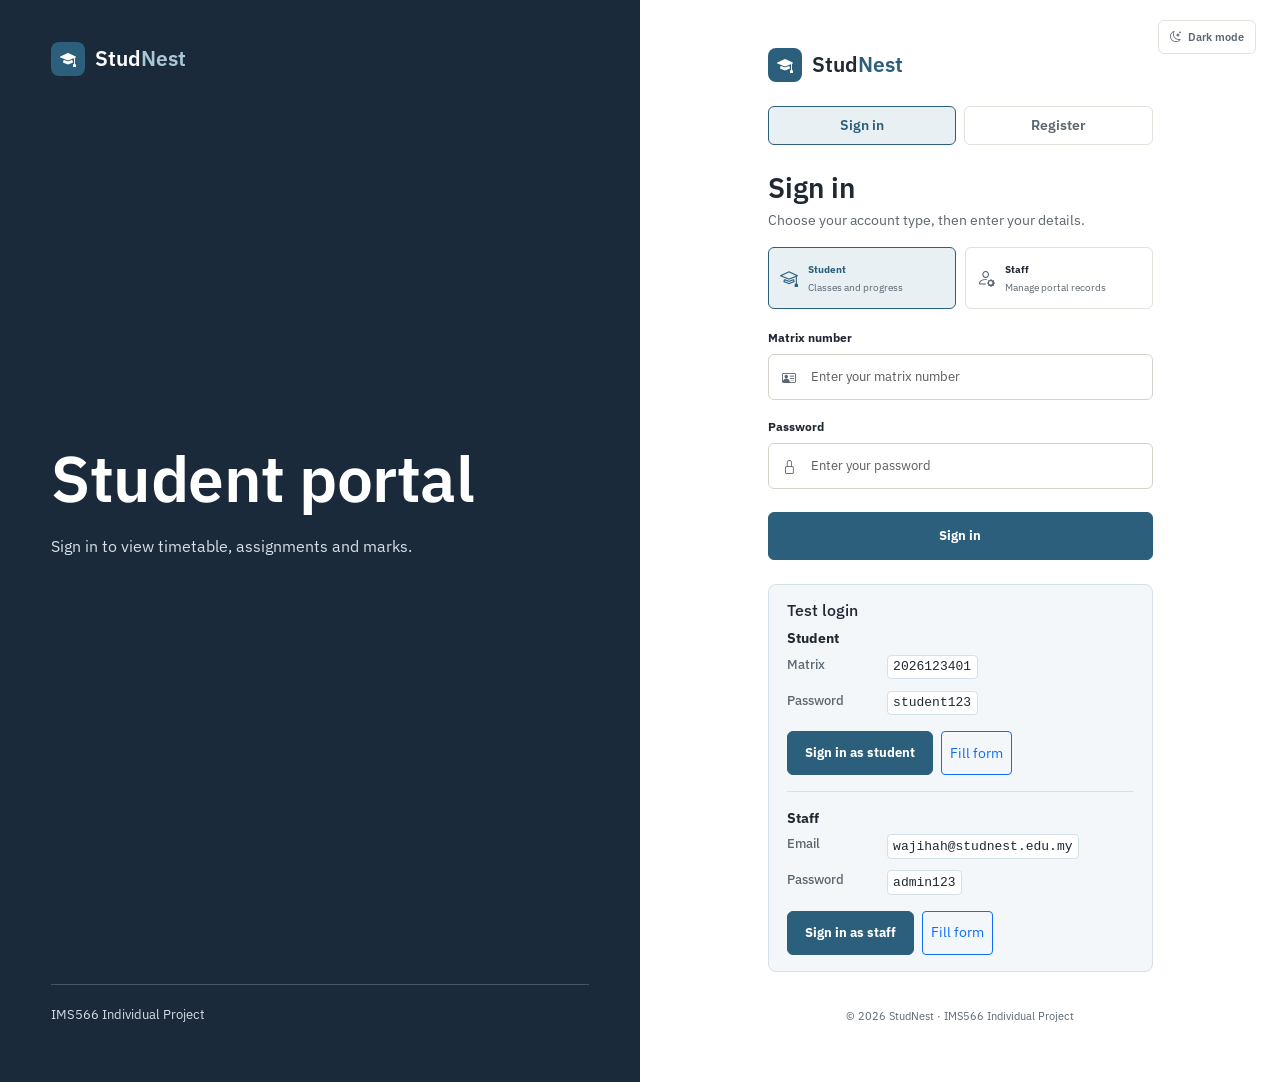
<file: index.html>
<!doctype html>
<html lang="en">
  <head>
    <meta charset="utf-8">
    <meta name="viewport" content="width=device-width, initial-scale=1">
    <meta name="description" content="StudNest student portal — sign in for assignments, timetable, and progress.">
    <meta name="theme-color" content="#F7F6F2">
    <title>StudNest | Sign in</title>
    <link rel="preconnect" href="https://fonts.googleapis.com">
    <link rel="preconnect" href="https://fonts.gstatic.com" crossorigin>
    <link href="https://fonts.googleapis.com/css2?family=IBM+Plex+Sans:wght@400;500;600;700&display=swap" rel="stylesheet">
    <link href="https://cdn.jsdelivr.net/npm/bootstrap@5.3.3/dist/css/bootstrap.min.css" rel="stylesheet">
    <link href="https://cdn.jsdelivr.net/npm/bootstrap-icons@1.11.3/font/bootstrap-icons.min.css" rel="stylesheet">
    <link href="assets/css/styles.css?v=11" rel="stylesheet">
    <link href="assets/css/theme-academic.css?v=11" rel="stylesheet">
  </head>
  <body data-page="login">
    <main class="login-shell">
      <section class="login-art" aria-label="StudNest introduction">
        <div class="brand brand-light">
          <span class="brand-mark"><i class="bi bi-mortarboard-fill"></i></span>
          <span>Stud<span class="brand-accent">Nest</span></span>
        </div>
        <div class="login-message">
          <h1>Student portal</h1>
          <p>Sign in to view timetable, assignments and marks.</p>
        </div>
        <p class="art-note"><span>IMS566 Individual Project</span></p>
      </section>
      <section class="login-panel">
        <button type="button" class="theme-toggle login-theme-toggle" data-theme-toggle aria-pressed="false" title="Switch to dark mode">
          <i class="bi bi-moon-stars theme-icon-dark" aria-hidden="true"></i>
          <i class="bi bi-sun theme-icon-light" aria-hidden="true"></i>
          <span data-theme-label>Dark mode</span>
        </button>
        <div class="login-card login-card-wide">
          <div class="brand brand-dark mb-4">
            <span class="brand-mark"><i class="bi bi-mortarboard-fill"></i></span>
            <span>Stud<span class="brand-accent">Nest</span></span>
          </div>
          <div class="auth-tabs mb-4" role="tablist" aria-label="Sign in or register">
            <button type="button" class="auth-tab active" data-auth-tab="login">Sign in</button>
            <button type="button" class="auth-tab" data-auth-tab="register">Register</button>
          </div>

          <div id="loginPanel">
            <h2 class="h4 mb-1">Sign in</h2>
            <p class="muted mb-3">Choose your account type, then enter your details.</p>
            <div class="role-picker" role="group" aria-label="Choose account type">
              <button type="button" class="role-choice active" data-role-choice="student"><i class="bi bi-mortarboard"></i><span><strong>Student</strong><small>Classes and progress</small></span></button>
              <button type="button" class="role-choice" data-role-choice="admin"><i class="bi bi-person-gear"></i><span><strong>Staff</strong><small>Manage portal records</small></span></button>
            </div>
            <div id="loginAlert" class="alert alert-danger py-2 small d-none" role="alert"></div>
            <form id="loginForm" novalidate class="mt-3">
              <label id="loginIdentifierLabel" for="loginIdentifier" class="form-label">Matrix number</label>
              <div class="input-icon mb-3"><i id="loginIdentifierIcon" class="bi bi-person-vcard"></i>
                <input id="loginIdentifier" class="form-control" type="text" inputmode="numeric" autocomplete="username" placeholder="Enter your matrix number" required>
              </div>
              <label for="loginPassword" class="form-label">Password</label>
              <div class="input-icon mb-3"><i class="bi bi-lock"></i>
                <input id="loginPassword" class="form-control" type="password" autocomplete="current-password" placeholder="Enter your password" required>
              </div>
              <button class="btn btn-primary w-100 login-button" type="submit">Sign in</button>
            </form>

            <aside class="credentials-note mt-4" aria-label="Login credentials">
              <h3 class="h6 mb-2">Test login</h3>
              <div class="credentials-block mb-3">
                <strong>Student</strong>
                <dl class="credentials-dl mb-2">
                  <dt>Matrix</dt><dd><code>2026123401</code></dd>
                  <dt>Password</dt><dd><code>student123</code></dd>
                </dl>
                <div class="credentials-actions">
                  <button type="button" class="btn btn-primary btn-sm" data-quick-login="student">Sign in as student</button>
                  <button type="button" class="btn btn-outline-primary btn-sm" data-fill-login="student">Fill form</button>
                </div>
              </div>
              <div class="credentials-block">
                <strong>Staff</strong>
                <dl class="credentials-dl mb-2">
                  <dt>Email</dt><dd><code>wajihah@studnest.edu.my</code></dd>
                  <dt>Password</dt><dd><code>admin123</code></dd>
                </dl>
                <div class="credentials-actions">
                  <button type="button" class="btn btn-primary btn-sm" data-quick-login="staff">Sign in as staff</button>
                  <button type="button" class="btn btn-outline-primary btn-sm" data-fill-login="staff">Fill form</button>
                </div>
              </div>
            </aside>
          </div>

          <div id="registerPanel" class="d-none">
            <h2 class="h4 mb-1">Register (student)</h2>
            <p class="muted mb-3">Create a student account stored in this browser.</p>
            <div id="registerAlert" class="alert alert-danger py-2 small d-none" role="alert"></div>
            <form id="registerForm" novalidate>
              <label for="registerName" class="form-label">Full name</label>
              <input id="registerName" class="form-control mb-3" required maxlength="80">
              <label for="registerEmail" class="form-label">Email</label>
              <input id="registerEmail" type="email" class="form-control mb-3" required placeholder="you@studnest.edu.my">
              <label for="registerNumber" class="form-label">Matrix number (10 digits)</label>
              <input id="registerNumber" class="form-control mb-3" required maxlength="10" inputmode="numeric" placeholder="e.g. 2026123499">
              <label for="registerProgramme" class="form-label">Programme</label>
              <select id="registerProgramme" class="form-select mb-3" required></select>
              <label for="registerSemester" class="form-label">Current semester</label>
              <select id="registerSemester" class="form-select mb-3" required></select>
              <label for="registerPassword" class="form-label">Password (min. 6 characters)</label>
              <input id="registerPassword" type="password" class="form-control mb-3" required minlength="6" autocomplete="new-password">
              <button class="btn btn-primary w-100 login-button" type="submit">Create account and sign in</button>
            </form>
          </div>
        </div>
        <footer class="page-footer login-page-footer">
          <span>&copy; 2026 StudNest &middot; IMS566 Individual Project</span>
        </footer>
      </section>
    </main>
    <script src="https://cdn.jsdelivr.net/npm/bootstrap@5.3.3/dist/js/bootstrap.bundle.min.js"></script>
    <script src="assets/js/theme.js?v=1"></script>
    <script src="assets/js/seed.js?v=10"></script>
    <script src="assets/js/storage.js?v=10"></script>
    <script src="assets/js/auth.js?v=10"></script>
    <script>
      StudNest.initStorage();
      StudNest.auth.initLoginPage();
    </script>
  </body>
</html>
</file>
<file: assets/css/styles.css>
:root {
  --ink: #1f2933;
  --muted: #5b6670;
  --purple: #2c5f7c;
  --purple-dark: #234d65;
  --purple-pale: #e8f0f4;
  --line: #eeedf3;
  --surface: #fff;
  --canvas: #f7f8fc;
  --green: #28a879;
  --font-body: "DM Sans",sans-serif;
  --font-display: "Manrope",sans-serif
}
* {
  box-sizing: border-box
}
body {
  margin: 0;
  background: var(--canvas);
  color: var(--ink);
  font-family: var(--font-body);
  font-size: 0.875rem
}
.d-none {
  display: none!important
}
a {
  text-decoration: none
}
.brand {
  display: flex;
  align-items: center;
  gap: 0.625rem;
  font-family: var(--font-display);
  font-size: 1.3125rem;
  font-weight: 800;
  letter-spacing: -0.0625rem;
  color: var(--ink)
}
.brand-mark {
  height: 2.125rem;
  width: 2.125rem;
  border-radius: 0.6875rem;
  background: var(--purple);
  color: #fff;
  display: grid;
  place-items: center;
  font-size: 1rem
}
.brand-accent {
  color: var(--purple)
}
.brand-light {
  color: white
}
.brand-light .brand-accent {
  color: #cbc4ff
}

.login-shell {
  min-height: 100vh;
  display: grid;
  grid-template-columns: 1fr 1fr;
  background: white
}
.login-art {
  position: relative;
  overflow: hidden;
  min-height: 43.75rem;
  padding: 2.625rem 8%;
  background: #1b2a3a;
  color: white;
  display: flex;
  flex-direction: column;
  justify-content: space-between
}
.login-message {
  position: relative;
  z-index: 1;
  max-width: 35rem;
  padding-bottom: 3.75rem
}
.eyebrow {
  display: inline-block;
  font-size: 0.625rem;
  letter-spacing: 0.090625rem;
  font-weight: 700;
  color: #9282ed
}
.login-message h1 {
  font: 800 clamp(2.875rem,5vw,4.25rem)/1.11 var(--font-display);
  letter-spacing: -0.15625rem;
  margin: 1.1875rem 0
}
.login-message h1 span {
  color: #d9d3ff
}
.login-message p {
  font-size: 1rem;
  color: #e7e3ff;
  max-width: 23.125rem;
  line-height: 1.7
}
.art-note {
  position: relative;
  z-index: 1;
  border-top: 0.0625rem solid #ffffff33;
  padding-top: 1.25rem;
  color: #ebe8ff;
  display: flex;
  gap: 0.6875rem;
  align-items: center;
  font-size: 0.8125rem
}
.art-note i {
  color: #f9d889
}
.art-orb {
  position: absolute;
  border: 0.0625rem solid #ffffff22;
  border-radius: 50%;
  pointer-events: none
}
.orb-one {
  width: 33.75rem;
  height: 33.75rem;
  top: 22%;
  right: -11.875rem
}
.orb-two {
  width: 24.375rem;
  height: 24.375rem;
  top: 33%;
  right: -7rem;
  background: #ffffff08
}
.login-panel {
  display: flex;
  flex-direction: column;
  align-items: center;
  justify-content: center;
  padding: 3rem 1.875rem
}
.login-card {
  width: min(100%,24.0625rem)
}
.brand-dark {
  margin-bottom: 3.4375rem
}
.login-card h2 {
  font: 800 1.75rem var(--font-display);
  letter-spacing: -0.0625rem;
  margin: 0.625rem 0 0.375rem
}
.muted {
  color: var(--muted)
}
.form-label {
  font-size: 0.75rem;
  font-weight: 700;
  color: #4d4a61;
  margin-bottom: 0.4375rem
}
.form-control,.form-select {
  min-height: 2.875rem;
  border-color: #e7e6ee;
  border-radius: 0.5625rem;
  font-size: 0.8125rem;
  color: var(--ink);
  box-shadow: none!important
}
.form-control:focus,.form-select:focus {
  border-color: #9c90f0
}
.input-icon {
  position: relative
}
.input-icon i {
  position: absolute;
  top: 0.875rem;
  left: 0.875rem;
  color: #9b99ab;
  z-index: 2
}
.input-icon .form-control {
  padding-left: 2.625rem
}
.login-button {
  height: 3rem;
  font-weight: 700;
  border-radius: 0.5625rem;
  margin-top: 0.4375rem
}
.btn-primary {
  --bs-btn-bg: var(--purple);
  --bs-btn-border-color: var(--purple);
  --bs-btn-hover-bg: var(--purple-dark);
  --bs-btn-hover-border-color: var(--purple-dark);
  --bs-btn-active-bg: var(--purple-dark);
  border-radius: 0.5625rem;
  font-size: 0.8125rem;
  font-weight: 700;
  padding: 0.6875rem 1.0625rem
}
.demo-hint {
  display: flex;
  gap: 0;
  background: #f6f4ff;
  border: 0.0625rem solid #eeebff;
  color: #68647f;
  padding: 0.8125rem;
  border-radius: 0.5625rem;
  font-size: 0.6875rem;
  line-height: 1.7
}
.demo-hint i {
  color: var(--purple);
  margin-top: 0.125rem
}
.demo-hint strong {
  color: #5147a7
}
.login-foot {
  font-size: 0.625rem;
  color: #aaa8b5;
  text-align: center;
  margin-top: 2.375rem
}

.app-shell {
  min-height: 100vh;
  display: flex
}
.sidebar {
  width: 15.5rem;
  position: fixed;
  inset: 0 auto 0 0;
  background: white;
  border-right: 0.0625rem solid var(--line);
  padding: 1.625rem 1.0625rem 1.125rem;
  display: flex;
  flex-direction: column;
  z-index: 10
}
.sidebar-brand {
  padding: 0 0.5rem;
  margin-bottom: 3.375rem
}
.sidebar-label {
  font-size: 0.5625rem;
  letter-spacing: 0.0875rem;
  font-weight: 700;
  color: #aeacbc;
  padding: 0 0.75rem;
  margin-bottom: 0.75rem
}
.side-nav {
  display: grid;
  gap: 0.3125rem
}
.side-nav .nav-link {
  color: #79778d;
  padding: 0.6875rem 0.75rem;
  display: flex;
  align-items: center;
  gap: 0.8125rem;
  border-radius: 0.5rem;
  font-size: 0.8125rem;
  font-weight: 600;
  transition: .18s
}
.side-nav .nav-link i {
  font-size: 1.0625rem
}
.side-nav .nav-link:hover {
  color: var(--purple);
  background: #f8f7ff
}
.side-nav .nav-link.active {
  color: var(--purple);
  background: var(--purple-pale);
  border: 0;
  box-shadow: none
}
.nav-count {
  margin-left: auto;
  min-width: 1.375rem;
  text-align: center;
  background: white;
  color: var(--purple);
  border-radius: 0.375rem;
  padding: 0.125rem 0.3125rem;
  font-size: 0.625rem
}
.table-pager {
  display: flex;
  flex-wrap: wrap;
  align-items: center;
  justify-content: space-between;
  gap: 0.75rem;
  padding: 0.875rem 0.25rem 0.25rem;
}
.table-pager-info {
  font-size: 0.75rem;
  color: #8b8798;
}
.table-pager-actions {
  display: flex;
  flex-wrap: wrap;
  gap: 0.375rem;
}
.table-pager-actions .btn {
  min-width: 2rem;
}
.sidebar-bottom {
  margin-top: auto
}
.semester-card {
  background: #f7f6fc;
  border-radius: 0.625rem;
  padding: 0.75rem;
  display: flex;
  align-items: center;
  gap: 0.5625rem;
  margin-bottom: 1.125rem
}
.semester-icon {
  height: 1.9375rem;
  width: 1.9375rem;
  border-radius: 0.5625rem;
  background: #e9e5ff;
  color: var(--purple);
  display: grid;
  place-items: center
}
.semester-card small,.semester-card strong {
  display: block
}
.semester-card small {
  font-size: 0.5rem;
  letter-spacing: 0.05rem;
  color: #9a97aa;
  font-weight: 700
}
.semester-card strong {
  font: 700 0.6875rem var(--font-display);
  margin-top: 0.1875rem
}
.semester-card>i {
  font-size: 0.8125rem;
  color: #a09ead
}
.user-row {
  border-top: 0.0625rem solid var(--line);
  padding: 1rem 0.1875rem 0;
  display: flex;
  align-items: center;
  gap: 0.5625rem
}
.avatar,.top-avatar {
  height: 2.125rem;
  width: 2.125rem;
  border-radius: 50%;
  background: #eeeaff;
  color: #695add;
  display: grid;
  place-items: center;
  font-size: 0.625rem;
  font-weight: 700
}
.user-meta strong,.user-meta small {
  display: block
}
.user-meta strong {
  font-size: 0.6875rem
}
.user-meta small {
  font-size: 0.5625rem;
  color: #a4a2b0;
  margin-top: 0.125rem
}
.icon-button {
  border: 0;
  background: transparent;
  color: #8f8da0;
  height: 2.125rem;
  width: 2.125rem;
  border-radius: 0.5rem;
  display: grid;
  place-items: center;
  font-size: 1.0625rem
}
.icon-button:hover {
  background: #f2f0ff;
  color: var(--purple)
}
.main-column {
  margin-left: 15.5rem;
  min-width: 0;
  width: calc(100% - 15.5rem)
}
.topbar {
  height: 4.375rem;
  background: #ffffffd9;
  border-bottom: 0.0625rem solid var(--line);
  display: flex;
  align-items: center;
  padding: 0 2.5rem;
  position: sticky;
  top: 0;
  z-index: 5;
  backdrop-filter: blur(0.75rem)
}
.menu-toggle {
  display: none
}
.breadcrumb-text {
  display: flex;
  align-items: center;
  gap: 0.6875rem;
  color: #a2a0af;
  font-size: 0.6875rem
}
.breadcrumb-text i {
  font-size: 0.5625rem
}
.breadcrumb-text strong {
  color: #4c495f;
  font-weight: 600
}
.topbar-right {
  margin-left: auto;
  display: flex;
  align-items: center;
  gap: 1.0625rem
}
.top-date {
  color: #9593a3;
  font-size: 0.6875rem
}
.top-avatar {
  height: 2rem;
  width: 2rem
}
.page-content {
  max-width: 93.75rem;
  padding: 2.1875rem 2.5rem 1.125rem;
  margin: 0 auto
}
.welcome-row {
  display: flex;
  align-items: center;
  justify-content: space-between;
  margin-bottom: 1.5rem;
  gap: 1.25rem
}
.welcome-row h1 {
  font: 800 1.6875rem var(--font-display);
  letter-spacing: -0.0625rem;
  margin: 0.4375rem 0 0.25rem
}
.welcome-row p {
  font-size: 0.75rem;
  margin: 0
}
.wave {
  font-size: 1.125rem;
  color: #e9b75c
}
.stat-grid {
  display: grid;
  grid-template-columns: repeat(4,1fr);
  gap: 0.9375rem;
  margin-bottom: 1.25rem
}
.stat-card,.panel {
  background: var(--surface);
  border: 0.0625rem solid var(--line);
  border-radius: 0.75rem
}
.stat-card {
  padding: 1rem 1.0625rem;
  min-width: 0
}
.stat-top {
  display: flex;
  align-items: center;
  justify-content: space-between;
  color: #77758b;
  font-size: 0.6875rem;
  font-weight: 600
}
.stat-icon {
  height: 2.1875rem;
  width: 2.1875rem;
  border-radius: 0.625rem;
  display: grid;
  place-items: center;
  font-size: 1rem;
  flex: 0 0 auto
}
.lilac {
  background: #f0edff;
  color: #7463e4
}
.mint {
  background: #e8f8f1;
  color: #32a77d
}
.peach {
  background: #fff1e9;
  color: #e99556
}
.yellow {
  background: #fff6de;
  color: #e3ae36
}
.stat-value {
  font: 800 1.625rem var(--font-display);
  letter-spacing: -0.0625rem;
  margin: 0.75rem 0 0.25rem
}
.stat-unit {
  font-size: 0.75rem;
  color: #aaa8b7;
  font-weight: 600;
  letter-spacing: 0
}
.stat-note {
  display: flex;
  align-items: center;
  gap: 0.375rem;
  color: #a09eac;
  font-size: 0.5625rem
}
.stat-note strong {
  color: #77758b;
  font-weight: 700
}
.dot {
  width: 0.375rem;
  height: 0.375rem;
  border-radius: 50%;
  display: inline-block
}
.dot-violet {
  background: #8674ee
}
.dot-green {
  background: #40b98b
}
.dot-orange {
  background: #e9b755
}
.trend-up {
  font-size: 0.5625rem;
  font-weight: 700;
  color: #2ca77b
}
.content-grid {
  display: grid;
  grid-template-columns: minmax(0,1.55fr) minmax(18.75rem,1fr);
  gap: 1.0625rem;
  margin-bottom: 1.125rem
}
.panel {
  padding: 1.125rem 1.25rem
}
.panel-heading {
  display: flex;
  align-items: flex-start;
  justify-content: space-between;
  gap: 0.875rem
}
.panel-heading h2 {
  font: 700 0.875rem var(--font-display);
  margin: 0 0 0.3125rem
}
.panel-heading p {
  font-size: 0.625rem;
  color: #a09eac;
  margin: 0
}
.text-link,.icon-link {
  color: var(--purple);
  font-size: 0.625rem;
  font-weight: 700;
  white-space: nowrap
}
.icon-link {
  height: 1.75rem;
  width: 1.75rem;
  border: 0.0625rem solid var(--line);
  border-radius: 0.5rem;
  display: grid;
  place-items: center
}
.chart-wrap {
  height: 11.875rem;
  margin-top: 0.9375rem
}
.chart-wrap canvas,.progress-chart-wrap canvas {
  width: 100%!important;
  height: 100%!important
}
.chart-legend,.schedule-legend {
  display: flex;
  gap: 1.125rem;
  color: #9a98a8;
  font-size: 0.5625rem
}
.chart-legend {
  padding-top: 0.5625rem
}
.legend-dot {
  width: 0.4375rem;
  height: 0.4375rem;
  display: inline-block;
  border-radius: 50%;
  margin-right: 0.375rem
}
.violet-bg {
  background: #7b69e8
}
.gray-bg {
  background: #dcdbe5
}
.green-bg {
  background: #62c49c
}
.today-panel {
  padding-bottom: 0.8125rem
}
.class-list {
  margin-top: 1.125rem
}
.class-item {
  display: flex;
  align-items: center;
  gap: 0.6875rem;
  padding: 0.6875rem 0;
  border-bottom: 0.0625rem solid #f1f0f5
}
.class-item:last-child {
  border: 0
}
.class-time {
  width: 2.8125rem;
  font: 700 0.6875rem var(--font-display);
  color: #535066
}
.class-time small {
  display: block;
  font: 500 0.5rem var(--font-body);
  color: #aaa8b5;
  margin-top: 0.125rem
}
.class-mark {
  height: 1.875rem;
  width: 0.1875rem;
  border-radius: 0.25rem
}
.mark-purple {
  background: #8876ed
}
.mark-green {
  background: #5ec39a
}
.mark-orange {
  background: #efb168
}
.class-info {
  min-width: 0
}
.class-info strong,.class-info span {
  display: block;
  white-space: nowrap;
  overflow: hidden;
  text-overflow: ellipsis
}
.class-info strong {
  font-size: 0.625rem;
  color: #4d4a5f
}
.class-info span {
  font-size: 0.5625rem;
  color: #aaa8b5;
  margin-top: 0.25rem
}
.all-classes {
  display: flex;
  justify-content: space-between;
  padding-top: 0.5rem;
  color: var(--purple);
  font-weight: 700;
  font-size: 0.5625rem
}
.assignment-panel {
  padding-bottom: 0.1875rem
}
.assignment-panel .panel-heading,.data-panel>.panel-heading {
  padding-bottom: 0.9375rem
}
.hub-table {
  margin: 0;
  font-size: 0.625rem;
  color: #5d5a70
}
.hub-table thead th {
  font-size: 0.5rem;
  letter-spacing: 0.05rem;
  font-weight: 700;
  color: #aaa8b6;
  border-bottom-color: #f0eff4;
  padding: 0.625rem 0.75rem;
  white-space: nowrap
}
.hub-table td {
  padding: 0.75rem;
  border-color: #f4f3f7
}
.task-name {
  display: flex;
  align-items: center;
  gap: 0.625rem;
  min-width: 11.25rem
}
.task-check {
  width: 1rem;
  height: 1rem;
  border: 0.09375rem solid #d4d2de;
  border-radius: 0.3125rem;
  display: grid;
  place-items: center;
  color: white;
  font-size: 0.625rem;
  cursor: pointer;
  flex: 0 0 auto;
  background: white
}
.task-check.checked {
  background: #6e5de2;
  border-color: #6e5de2
}
.task-title {
  font-size: 0.625rem;
  font-weight: 700;
  color: #4b495e
}
.task-subtitle {
  font-size: 0.5625rem;
  color: #aaa8b5;
  margin-top: 0.1875rem
}
.course-label {
  font-size: 0.5625rem;
  color: #79778b;
  white-space: nowrap
}
.date-cell {
  font-size: 0.5625rem;
  color: #77758b;
  white-space: nowrap
}
.status-pill,.priority-pill {
  display: inline-flex;
  align-items: center;
  border-radius: 1.25rem;
  padding: 0.3125rem 0.5rem;
  font-size: 0.5rem;
  font-weight: 700;
  white-space: nowrap
}
.status-progress {
  background: #fff5df;
  color: #c18b28
}
.status-done {
  background: #e8f8f0;
  color: #29986d
}
.status-upcoming {
  background: #f0edff;
  color: #7865df
}
.priority-high {
  background: #fff0ee;
  color: #d77a68
}
.priority-medium {
  background: #fff6e5;
  color: #be8c36
}
.priority-low {
  background: #eaf7f1;
  color: #398d70
}
.row-action {
  border: 0;
  background: transparent;
  color: #aaa8b5
}
.page-footer {
  display: flex;
  justify-content: space-between;
  color: #aaa8b5;
  font-size: 0.5625rem;
  padding: 1.5625rem 0 0.625rem
}
.page-footer i {
  color: #e89a9a;
  font-size: 0.5rem;
  margin-left: 0.1875rem
}

.assignment-summary {
  display: grid;
  grid-template-columns: repeat(3,1fr);
  gap: 0.875rem;
  margin-bottom: 1.125rem
}
.summary-card {
  background: white;
  border: 0.0625rem solid var(--line);
  border-radius: 0.6875rem;
  padding: 0.9375rem 1.125rem;
  display: flex;
  align-items: center;
  gap: 0.75rem;
  width: 100%;
  text-align: left;
  cursor: pointer;
  color: inherit;
  font: inherit
}
.summary-card:hover {
  border-color: var(--accent)
}
.summary-card .stat-icon {
  height: 2.125rem;
  width: 2.125rem
}
.summary-card strong {
  font: 800 1.25rem var(--font-display);
  display: block
}
.summary-card span:last-child {
  font-size: 0.625rem;
  color: #9593a3
}
.data-panel {
  padding: 1.125rem 1.25rem 0.3125rem
}
.toolbar {
  display: flex;
  justify-content: space-between;
  align-items: center;
  margin-bottom: 0.8125rem;
  gap: 0.9375rem
}
.filter-tabs {
  display: flex;
  gap: 0.25rem
}
.filter-tab {
  border: 0;
  background: transparent;
  color: #9a98a8;
  font-size: 0.625rem;
  font-weight: 600;
  padding: 0.5rem 0.75rem;
  border-radius: 0.4375rem
}
.filter-tab.active {
  background: var(--purple-pale);
  color: var(--purple)
}
.search-box {
  border: 0.0625rem solid #eeedf2;
  border-radius: 0.5rem;
  display: flex;
  align-items: center;
  gap: 0.5rem;
  padding: 0 0.625rem;
  height: 2.125rem;
  color: #aaa8b5
}
.search-box input {
  width: 1rem;
  border: 0;
  outline: 0;
  font-size: 0.625rem;
  color: var(--ink)
}
.search-box input::placeholder {
  color: #aaa8b5
}
.assignments-table td {
  padding-top: 0.875rem;
  padding-bottom: 0.875rem
}
.empty-state {
  text-align: center;
  padding: 2.8125rem 0;
  color: #a09eac
}
.empty-state i {
  font-size: 1.5625rem;
  color: #c8c3ec;
  display: block;
  margin-bottom: 0.625rem
}
.empty-state strong,.empty-state span {
  display: block
}
.empty-state strong {
  color: #666378;
  font-size: 0.75rem
}
.empty-state span {
  font-size: 0.625rem;
  margin-top: 0.25rem
}
.week-chip {
  padding: 0.625rem 0.8125rem;
  border: 0.0625rem solid var(--line);
  background: #fff;
  border-radius: 0.5625rem;
  color: #6e6b80;
  font-size: 0.625rem;
  font-weight: 600
}
.timetable-panel {
  padding-bottom: 0.375rem
}
.timetable-panel .panel-heading {
  margin-bottom: 1rem
}
.timetable-table {
  min-width: 46.25rem;
  table-layout: fixed;
  margin: 0
}
.timetable-table th {
  width: 18%;
  font-size: 0.5625rem;
  letter-spacing: 0.04375rem;
  color: #77758b;
  text-align: center;
  border-bottom: 0.0625rem solid var(--line);
  padding: 0.75rem 0.5rem
}
.timetable-table th:first-child {
  width: 10%;
  text-align: left
}
.timetable-table th small {
  font-size: 0.5rem;
  color: #aaa8b5;
  letter-spacing: 0
}
.timetable-table td {
  height: 5.125rem;
  border-color: #f0eff4;
  vertical-align: middle;
  padding: 0.4375rem
}
.timetable-table .time-col {
  font-size: 0.5625rem;
  color: #9693a5;
  font-weight: 600
}
.class-block {
  min-height: 3.75rem;
  border-radius: 0.4375rem;
  padding: 0.5rem;
  background: #f0edff;
  border: 0.0625rem solid var(--line);
  color: #585086
}
.class-block.lab {
  background: #eaf8f1;
  border-color: var(--line);
  color: #477a66
}
.class-block strong,.class-block span {
  display: block
}
.class-block strong {
  font-size: 0.5625rem;
  line-height: 1.4
}
.class-block span {
  font-size: 0.5rem;
  margin-top: 0.3125rem;
  opacity: .8
}
.class-block.empty {
  background: transparent;
  border: 0
}
.callout {
  margin-top: 1.0625rem;
  border-radius: 0.625rem;
  background: #f1efff;
  padding: 0.875rem 1.0625rem;
  display: flex;
  align-items: flex-start;
  gap: 0.75rem;
  color: #625a9d
}
.callout-icon {
  height: 1.875rem;
  width: 1.875rem;
  border-radius: 0.5625rem;
  background: white;
  display: grid;
  place-items: center;
  color: var(--purple);
  flex: 0 0 auto
}
.callout strong {
  font: 700 0.6875rem var(--font-display)
}
.callout p {
  margin: 0.25rem 0 0;
  font-size: 0.625rem;
  color: #8882b7
}
.progress-stats {
  display: grid;
  grid-template-columns: repeat(3,1fr);
  gap: 0.875rem;
  margin-bottom: 1.125rem
}
.progress-stat {
  padding: 0.9375rem;
  display: flex;
  align-items: center;
  gap: 0.8125rem
}
.progress-stat>div {
  display: flex;
  flex-direction: column;
  gap: 0.1875rem
}
.progress-stat small {
  font-size: 0.5rem;
  letter-spacing: 0.05625rem;
  font-weight: 700;
  color: #aaa8b5
}
.progress-stat strong {
  font: 800 1.4375rem var(--font-display);
  letter-spacing: -0.04375rem
}
.progress-stat strong em {
  font-style: normal;
  font-size: 0.75rem;
  color: #aaa8b5;
  font-weight: 600
}
.progress-stat .trend-up,.progress-stat .muted {
  font-size: 0.5625rem
}
.progress-grid {
  grid-template-columns: minmax(0,1.6fr) minmax(15.625rem,.85fr)
}
.progress-chart-wrap {
  height: 15.625rem;
  margin-top: 1.25rem
}
.chart-period {
  color: #aaa8b5;
  font-size: 0.5rem;
  letter-spacing: 0.05rem;
  font-weight: 700;
  background: #f7f6fb;
  padding: 0.375rem 0.5625rem;
  border-radius: 0.375rem
}
.goal-panel {
  display: flex;
  flex-direction: column
}
.goal-ring {
  height: 9.25rem;
  width: 9.25rem;
  border-radius: 50%;
  margin: 1.1875rem auto 0.9375rem;
  display: grid;
  place-items: center;
  background: conic-gradient(#7865e5 0 90%,#efedf5 90% 100%);
  position: relative
}
.goal-ring:before {
  content: "";
  position: absolute;
  inset: 0.625rem;
  border-radius: 50%;
  background: #fff
}
.goal-ring-inner {
  position: relative;
  text-align: center
}
.goal-ring-inner strong,.goal-ring-inner span {
  display: block
}
.goal-ring-inner strong {
  font: 800 1.625rem var(--font-display)
}
.goal-ring-inner span {
  font-size: 0.5625rem;
  color: #aaa8b5
}
.goal-track {
  height: 0.375rem;
  border-radius: 0.625rem;
  background: #f0eef6;
  overflow: hidden
}
.goal-track div {
  height: 100%;
  background: #7865e5;
  border-radius: 0.625rem
}
.goal-labels {
  display: flex;
  justify-content: space-between;
  color: #aaa8b5;
  font-size: 0.5rem;
  margin-top: 0.375rem
}
.goal-labels span:nth-child(2) {
  color: #7164bd;
  font-weight: 700
}
.goal-note {
  border-radius: 0.5rem;
  background: #f8f6ff;
  color: #85819d;
  font-size: 0.5625rem;
  line-height: 1.6;
  padding: 0.625rem;
  margin: 0.875rem 0 0
}
.goal-note i {
  color: #8b78ec;
  margin-right: 0.3125rem
}
.goal-note strong {
  color: #6155bd
}
.course-progress {
  width: 5.9375rem;
  height: 0.3125rem;
  border-radius: 0.5625rem;
  background: #f0eff5;
  overflow: hidden
}
.course-progress div {
  height: 100%;
  border-radius: 0.5625rem;
  background: #8170e7
}
.course-percent {
  font-size: 0.5625rem;
  color: #77758b;
  margin-left: 0.4375rem
}
.modal-content {
  border: 0;
  border-radius: 0.875rem;
  box-shadow: 0 1.125rem 3.75rem #30285a22
}
.modal-header,.modal-footer {
  border-color: #f0eff4;
  padding: 1.125rem 1.375rem
}
.modal-title {
  font: 800 1.25rem var(--font-display);
  letter-spacing: -0.03125rem;
  margin-top: 0.375rem
}
.modal-body {
  padding: 1.375rem
}
.modal-footer .btn-light {
  font-size: 0.75rem;
  border-radius: 0.5rem
}
.menu-overlay {
  display: none
}

@media (min-width: 93.75rem) {
  .page-content {
  padding-top: 2.6875rem
}
.stat-card {
  padding: 1.1875rem 1.25rem
}
.chart-wrap {
  height: 14.0625rem
}

}

@media (max-width: 71.875rem) {
  .page-content {
  padding: 1.875rem 1.5625rem
}
.topbar {
  padding: 0 1.5625rem
}
.stat-grid {
  grid-template-columns: repeat(2,1fr)
}
.content-grid {
  grid-template-columns: minmax(0,1.3fr) minmax(17.5rem,1fr)
}
.stat-card {
  padding: 0.9375rem
}
.dashboard-grid {
  grid-template-columns: minmax(0,1.3fr) minmax(16.875rem,1fr)
}

}

@media (max-width: 53.125rem) {
  .sidebar {
  transform: translateX(-102%);
  transition: transform .25s ease;
  box-shadow: 0.5rem 0 1.75rem #29234412
}
.sidebar.open {
  transform: translateX(0)
}
.main-column {
  margin-left: 0;
  width: 100%
}
.menu-toggle {
  display: grid;
  margin-right: 0.625rem
}
.menu-overlay {
  display: block;
  position: fixed;
  inset: 0;
  background: #211e354d;
  z-index: 8
}
.topbar {
  height: 3.875rem;
  padding: 0 1.25rem
}
.page-content {
  padding: 1.6875rem 1.25rem
}
.content-grid,.dashboard-grid,.progress-grid {
  grid-template-columns: 1fr
}
.today-panel {
  min-height: auto
}
.login-art {
  padding: 2.1875rem 7%
}
.login-message h1 {
  font-size: 3.25rem
}
.timetable-panel {
  overflow: hidden
}

}

@media (max-width: 37.5rem) {
  .login-shell {
  grid-template-columns: 1fr
}
.login-art {
  min-height: 15.625rem;
  padding: 1.4375rem 1.5625rem
}
.login-art>.brand {
  font-size: 1.125rem
}
.login-message {
  padding: 1.5625rem 0 1rem
}
.login-message h1 {
  font-size: 2.3125rem;
  letter-spacing: -0.09375rem;
  margin: 0.625rem 0
}
.login-message p {
  font-size: 0.75rem;
  margin: 0;
  max-width: 18.75rem
}
.art-note {
  font-size: 0.625rem;
  padding-top: 0.75rem
}
.orb-one {
  width: 19.375rem;
  height: 19.375rem;
  right: -10.625rem;
  top: -3.125rem
}
.orb-two {
  width: 13.75rem;
  height: 13.75rem;
  right: -7.5rem;
  top: -0.3125rem
}
.login-panel {
  padding: 2.125rem 1.5625rem 2.8125rem
}
.brand-dark {
  margin-bottom: 1.875rem
}
.login-card h2 {
  font-size: 1.5rem
}
.top-date {
  display: none
}
.page-content {
  padding: 1.5rem 0.9375rem
}
.topbar {
  padding: 0 0.875rem
}
.welcome-row {
  align-items: flex-start;
  flex-direction: column;
  margin-bottom: 1.125rem;
  gap: 0.875rem
}
.welcome-row h1 {
  font-size: 1.5rem
}
.welcome-row>.btn {
  width: 100%
}
.week-chip {
  align-self: flex-start
}
.stat-grid {
  gap: 0.5625rem
}
.stat-card {
  padding: 0.75rem
}
.stat-top {
  font-size: 0.5625rem
}
.stat-icon {
  height: 1.8125rem;
  width: 1.8125rem;
  font-size: 0.8125rem
}
.stat-value {
  font-size: 1.375rem;
  margin-top: 0.5625rem
}
.stat-note {
  font-size: 0.5rem;
  gap: 0.25rem
}
.panel {
  padding: 0.9375rem
}
.panel-heading h2 {
  font-size: 0.8125rem
}
.panel-heading p {
  font-size: 0.5625rem
}
.chart-wrap {
  height: 10.9375rem
}
.text-link {
  font-size: 0.5625rem
}
.today-panel {
  padding: 0.9375rem
}
.assignment-panel {
  padding: 0.9375rem 0.625rem 0.125rem
}
.hub-table thead th {
  padding: 0.5625rem 0.5rem
}
.hub-table td {
  padding: 0.625rem 0.5rem
}
.page-footer {
  flex-direction: column;
  gap: 0.375rem;
  padding-top: 1.25rem
}
.assignment-summary {
  gap: 0.5rem
}
.summary-card {
  padding: 0.75rem 0.5625rem;
  gap: 0.4375rem
}
.summary-card .stat-icon {
  height: 1.6875rem;
  width: 1.6875rem;
  font-size: 0.75rem
}
.summary-card strong {
  font-size: 1.0625rem
}
.summary-card span:last-child {
  font-size: 0.5rem
}
.toolbar {
  align-items: flex-start;
  flex-direction: column
}
.search-box {
  width: 100%
}
.search-box input {
  width: 100%
}
.data-panel {
  padding: 0.875rem 0.625rem 0.25rem
}
.assignments-table {
  min-width: 45rem
}
.progress-stats {
  grid-template-columns: 1fr;
  gap: 0.5rem
}
.progress-stat {
  padding: 0.75rem
}
.progress-stat strong {
  font-size: 1.25rem
}
.progress-chart-wrap {
  height: 13.75rem
}
.goal-panel {
  min-height: 21.875rem
}
.timetable-panel {
  padding: 0.875rem 0.625rem 0.25rem
}
.schedule-legend {
  font-size: 0.5rem;
  gap: 0.5625rem
}
.timetable-table {
  min-width: 42.5rem
}
.callout {
  padding: 0.75rem
}
.callout p {
  font-size: 0.5625rem
}

}

.role-picker {
  display: grid;
  grid-template-columns: 1fr 1fr;
  gap: 0.5625rem;
  margin: 0 0 1.125rem;
}
.role-choice {
  min-height: 3.875rem;
  display: flex;
  align-items: center;
  gap: 0.625rem;
  padding: 0.625rem 0.6875rem;
  text-align: left;
  color: #77758b;
  background: #fff;
  border: 0.0625rem solid var(--line);
  border-radius: 0.5625rem;
}
.role-choice > i {
  color: #9794a8;
  font-size: 1.125rem;
}
.role-choice span, .role-choice strong, .role-choice small {
  display: block;
}
.role-choice strong {
  color: #555267;
  font-size: 0.625rem;
}
.role-choice small {
  color: #a4a2b0;
  font-size: 0.5rem;
  margin-top: 0.1875rem;
}
.role-choice.active {
  border-color: #9384ed;
  background: #f8f6ff;
  box-shadow: 0 0 0 0.125rem #f0edff;
}
.role-choice.active > i, .role-choice.active strong {
  color: var(--purple);
}

.admin-shortcuts {
  grid-template-columns: minmax(0, 1.2fr) minmax(16.875rem, .8fr);
}
.admin-preview-list {
  margin-top: 0.9375rem;
}
.admin-preview-row {
  display: flex;
  align-items: center;
  gap: 0.625rem;
  padding: 0.625rem 0;
  border-bottom: 0.0625rem solid #f2f1f6;
  color: #77758b;
  font-size: 0.5625rem;
  text-decoration: none
}
.admin-preview-row:hover {
  color: var(--accent)
}
.admin-preview-row:last-child {
  border-bottom: 0;
}
.admin-preview-row > span:last-child {
  overflow: hidden;
  text-overflow: ellipsis;
  white-space: nowrap;
}
.subject-code-chip {
  display: inline-flex;
  align-items: center;
  border-radius: 0.375rem;
  padding: 0.3125rem 0.4375rem;
  color: #6958d7;
  background: #f0edff;
  font-size: 0.5625rem;
  font-weight: 700;
  white-space: nowrap;
}
.admin-action {
  width: 100%;
  display: flex;
  align-items: center;
  gap: 0.625rem;
  padding: 0.8125rem 0;
  border: 0;
  border-bottom: 0.0625rem solid #f2f1f6;
  background: transparent;
  text-align: left;
  cursor: pointer;
}
.stat-card-link {
  display: block;
  color: inherit;
  text-decoration: none;
}
.stat-card-link:hover .stat-card {
  border-color: var(--accent);
}
.class-item-link {
  color: inherit;
  text-decoration: none;
}
.class-item-link:hover {
  background: var(--accent-pale);
}
.admin-action:last-of-type {
  border-bottom: 0;
}
.admin-action-icon {
  width: 2rem;
  height: 2rem;
  border-radius: 0.5625rem;
  display: grid;
  place-items: center;
  flex: 0 0 auto;
}
.admin-action-icon.lilac {
  background: #f0edff;
}
.admin-action-icon.mint {
  background: #e8f8f1;
}
.admin-action > span:nth-child(2) {
  display: grid;
  gap: 0.1875rem;
  flex: 1;
}
.admin-action strong {
  color: #4d4a5f;
  font-size: 0.625rem;
}
.admin-action small {
  color: #aaa8b5;
  font-size: 0.5rem;
}
.admin-action > i {
  color: #aaa8b5;
  font-size: 0.6875rem;
}
.admin-action:hover strong, .admin-action:hover > i {
  color: var(--purple);
}
.admin-note {
  display: flex;
  align-items: flex-start;
  gap: 0.5rem;
  padding: 0.625rem;
  margin-top: 0.75rem;
  border-radius: 0.5rem;
  background: #f8f6ff;
  color: #8b86a7;
  font-size: 0.5rem;
  line-height: 1.6;
}
.admin-note i {
  color: var(--purple);
  margin-top: 0.0625rem;
}
.student-row-avatar {
  font-size: 0.5rem;
  height: 1.875rem;
  width: 1.875rem;
  flex: 0 0 auto;
}
@media (max-width: 53.125rem) {
  .admin-shortcuts {
    grid-template-columns: 1fr;
  }
}
@media (max-width: 37.5rem) {
  .role-choice {
    gap: 0.4375rem;
    padding: 0.5625rem 0.4375rem;
  }
  .admin-stat-grid {
    grid-template-columns: repeat(2, 1fr);
  }
  .admin-shortcuts {
    gap: 0.625rem;
  }
}
.admin-chart-panel {
  margin: 0 0 1.125rem;
}
.admin-chart-wrap {
  height: 15rem;
  margin-top: 1.125rem;
}
@media (max-width: 37.5rem) {
  .admin-chart-wrap {
    height: 13.125rem;
  }
}
.side-nav {
  min-height: 0;
  overflow-y: auto;
  scrollbar-width: thin;
}
.admin-inline-form {
  display: grid;
  grid-template-columns: 1.25fr 1fr 1.15fr auto;
  gap: 0.5625rem;
  margin-top: 1rem;
}
.admin-inline-form .form-select {
  min-width: 0;
}
.compact-select {
  min-width: 9.375rem;
  max-width: 13.75rem;
}
.status-select {
  width: auto;
  min-width: 7.1875rem;
  min-height: 2rem;
  padding: 0.375rem 1.625rem 0.375rem 0.5625rem;
  font-size: 0.5625rem;
}
.permission-summary {
  display: inline-block;
  max-width: 19.375rem;
  white-space: normal;
  line-height: 1.45;
}
.report-grid {
  grid-template-columns: repeat(2, minmax(0, 1fr));
}
.report-card h2 {
  font: 700 0.9375rem var(--font-display);
  margin: 1rem 0 0.375rem;
}
.report-card p {
  min-height: 2.8125rem;
  color: var(--muted);
  font-size: 0.625rem;
  line-height: 1.6;
}
.announcement-message {
  max-width: 17.5rem;
  white-space: normal;
  line-height: 1.5;
}
.student-announcement-panel {
  margin-top: 1.125rem;
}
.student-announcement-list {
  margin-top: 0.625rem;
}
.student-notice {
  display: flex;
  align-items: flex-start;
  gap: 0.6875rem;
  padding: 0.75rem 0;
  border-bottom: 0.0625rem solid #f1f0f5;
}
.student-notice:last-child {
  border-bottom: 0;
}
.student-notice > div {
  flex: 1;
}
.student-notice strong {
  display: block;
  color: #4d4a5f;
  font: 700 0.625rem var(--font-display);
}
.student-notice p {
  color: #89879a;
  font-size: 0.5625rem;
  line-height: 1.5;
  margin: 0.25rem 0;
}
.student-notice small {
  color: #c18b28;
  font-size: 0.5rem;
  font-weight: 700;
}
.notice-mark {
  display: grid;
  place-items: center;
  width: 1.875rem;
  height: 1.875rem;
  flex: 0 0 auto;
  border-radius: 0.5625rem;
  color: var(--purple);
  background: #f0edff;
}
.notice-mark.notice-deadline {
  color: #c18b28;
  background: #fff5df;
}
@media (max-width: 53.125rem) {
  .admin-inline-form {
    grid-template-columns: 1fr 1fr;
  }
  .admin-inline-form button {
    grid-column: 1 / -1;
  }
}
@media (max-width: 37.5rem) {
  .admin-inline-form, .report-grid {
    grid-template-columns: 1fr;
  }
  .compact-select {
    min-width: 7.8125rem;
  }
  .permission-summary, .announcement-message {
    max-width: 10.625rem;
  }
}
</file>
<file: assets/css/theme-academic.css>
:root {

  --canvas: #F7F6F2;
  --surface: #FFFFFF;
  --ink: #1F2933;
  --muted: #5B6670;
  --line: #E4E1DA;

  --accent: #2C5F7C;
  --accent-dark: #234D65;
  --accent-pale: #E8F0F4;

  --sidebar-bg: #1B2A3A;
  --sidebar-text: #FFFFFF;
  --sidebar-muted: #B6C2CE;
  --sidebar-hover: #263A4F;

  --status-critical: #B42318;  --status-critical-bg: #FEF3F2;
  --status-warning:  #B54708;  --status-warning-bg:  #FFFAEB;
  --status-success:  #067647;  --status-success-bg:  #ECFDF3;

  --purple: var(--accent);
  --purple-dark: var(--accent-dark);
  --purple-pale: var(--accent-pale);
  --green: var(--status-success);
}

body { background: var(--canvas); color: var(--ink); }
.panel, .stat-card, .summary-card, .week-chip, .role-choice { border-color: var(--line); }
.topbar { background: rgba(255,255,255,.92); border-bottom-color: var(--line); backdrop-filter: none; }
.sidebar { border-right-color: var(--line); }
.text-muted, .muted { color: var(--muted) !important; }

.brand-mark { background: var(--accent); border-radius: 0.5rem; }
.brand-accent { color: var(--accent); }
.brand-light .brand-accent { color: #A9C7D8; }

.login-art { background: var(--sidebar-bg); }
.art-orb { display: none; }
.eyebrow { color: #A9C7D8; }
.login-message h1 span { color: #A9C7D8; }
.login-message p, .art-note { color: #D6DEE6; }
.art-note i { color: #E8C88A; }
.login-foot { color: var(--muted); }
.login-page-footer {
  width: 100%;
  max-width: 30rem;
  margin-top: 1.5rem;
  padding-top: 0.75rem;
  justify-content: center;
  text-align: center;
  color: var(--muted);
  font-size: 0.75rem;
}
.demo-hint { background: var(--accent-pale); border-color: #D3E1E9; color: var(--ink); }
.demo-hint i, .demo-hint strong { color: var(--accent); }

.auth-tabs { display: flex; gap: 0.5rem; }
.auth-tab {
  flex: 1;
  border: 1px solid var(--line);
  background: var(--surface);
  padding: 0.5rem 0.75rem;
  border-radius: 0.375rem;
  font-weight: 600;
  color: var(--muted);
}
.auth-tab.active { border-color: var(--accent); color: var(--accent); background: var(--accent-pale); }
.login-card-wide { max-width: 30rem; }
.credentials-note {
  border: 1px solid #d3e1e9;
  background: #f3f7fa;
  border-radius: 0.5rem;
  padding: 1rem 1.125rem;
}
.credentials-intro { font-size: 0.8125rem; color: var(--muted); line-height: 1.45; }
.credentials-block + .credentials-block { margin-top: 1rem; padding-top: 1rem; border-top: 1px solid #d3e1e9; }
.credentials-block strong { display: block; margin-bottom: 0.35rem; color: var(--ink); }
.credentials-dl { display: grid; grid-template-columns: 5.5rem 1fr; gap: 0.2rem 0.75rem; margin: 0; font-size: 0.8125rem; }
.credentials-dl dt { color: var(--muted); font-weight: 500; }
.credentials-dl code {
  display: inline-block;
  padding: 0.1rem 0.35rem;
  background: #fff;
  border: 1px solid #d3e1e9;
  border-radius: 0.25rem;
  color: var(--ink);
  font-size: 0.8125rem;
}
.credentials-actions { display: flex; flex-wrap: wrap; gap: 0.5rem; }

.form-label { color: var(--ink); }
.form-control, .form-select { border-color: #D5D2CA; border-radius: 0.375rem; }
.form-control:focus, .form-select:focus { border-color: var(--accent); box-shadow: 0 0 0 0.1875rem rgba(44,95,124,.18) !important; }
.input-icon i { color: var(--muted); }
.btn-primary {
  --bs-btn-bg: var(--accent);
  --bs-btn-border-color: var(--accent);
  --bs-btn-color: #fff;
  --bs-btn-hover-bg: var(--accent-dark);
  --bs-btn-hover-border-color: var(--accent-dark);
  --bs-btn-hover-color: #fff;
  --bs-btn-active-bg: var(--accent-dark);
  --bs-btn-active-border-color: var(--accent-dark);
  --bs-btn-disabled-bg: var(--accent);
  --bs-btn-disabled-border-color: var(--accent);
  border-radius: 0.375rem;
}
.login-button { border-radius: 0.375rem; }
.text-link, .icon-link, .all-classes { color: var(--accent); }
.icon-button { color: var(--muted); }
.icon-button:hover { background: var(--accent-pale); color: var(--accent); }

.sidebar-label { color: var(--muted); }
.side-nav .nav-link { color: var(--muted); border-radius: 0.375rem; }
.side-nav .nav-link:hover { color: var(--accent); background: var(--accent-pale); }
.side-nav .nav-link.active { color: var(--accent); background: var(--accent-pale); }
.nav-count { background: #fff; color: var(--accent); }
.semester-card { background: var(--canvas); border: 0.0625rem solid var(--line); }
.semester-icon { background: var(--accent-pale); color: var(--accent); }
.semester-card small, .semester-card > i { color: var(--muted); }
.user-row { border-top-color: var(--line); }
.avatar, .top-avatar { background: var(--accent-pale); color: var(--accent); }
.avatar-photo, .top-avatar.avatar-photo {
  padding: 0;
  overflow: hidden;
  background: transparent;
}
.avatar-photo img, .top-avatar.avatar-photo img {
  width: 100%;
  height: 100%;
  object-fit: cover;
  display: block;
}
.student-row-avatar.avatar-photo {
  width: 2rem;
  height: 2rem;
  border-radius: 50%;
  flex: 0 0 auto;
}
.user-meta small { color: var(--muted); }

.sidebar.sidebar-admin,
body[data-role="admin"] .sidebar,
body.role-admin .sidebar {
  background: var(--sidebar-bg);
  border-right-color: var(--sidebar-bg);
  color: var(--sidebar-text);
}
.sidebar-admin .brand, body[data-role="admin"] .sidebar .brand, body.role-admin .sidebar .brand { color: #fff; }
.sidebar-admin .brand-accent, body[data-role="admin"] .sidebar .brand-accent, body.role-admin .sidebar .brand-accent { color: #A9C7D8; }
.sidebar-admin .brand-mark, body[data-role="admin"] .sidebar .brand-mark, body.role-admin .sidebar .brand-mark { background: #fff; color: var(--sidebar-bg); }
.sidebar-admin .sidebar-label, body[data-role="admin"] .sidebar .sidebar-label, body.role-admin .sidebar .sidebar-label { color: var(--sidebar-muted); }
.sidebar-admin .nav-link, body[data-role="admin"] .sidebar .nav-link, body.role-admin .sidebar .nav-link { color: var(--sidebar-muted); }
.sidebar-admin .nav-link:hover, body[data-role="admin"] .sidebar .nav-link:hover, body.role-admin .sidebar .nav-link:hover { color: #fff; background: var(--sidebar-hover); }
.sidebar-admin .nav-link,
body[data-role="admin"] .sidebar .nav-link,
body.role-admin .sidebar .nav-link {
  border: 0 !important;
  box-shadow: none !important;
}
.sidebar-admin .nav-link.active,
body[data-role="admin"] .sidebar .nav-link.active,
body.role-admin .sidebar .nav-link.active {
  color: #fff;
  background: var(--sidebar-hover);
  border: 0 !important;
  border-left: 0 !important;
  box-shadow: none !important;
  outline: none;
}
.sidebar-admin .nav-link.active::before,
.sidebar-admin .nav-link.active::after,
body[data-role="admin"] .sidebar .nav-link.active::before,
body[data-role="admin"] .sidebar .nav-link.active::after,
body.role-admin .sidebar .nav-link.active::before,
body.role-admin .sidebar .nav-link.active::after {
  content: none !important;
  display: none !important;
}
.sidebar-admin .nav-count, body[data-role="admin"] .sidebar .nav-count, body.role-admin .sidebar .nav-count { background: var(--sidebar-hover); color: #fff; }
.sidebar-admin .semester-card, body[data-role="admin"] .sidebar .semester-card, body.role-admin .sidebar .semester-card { background: var(--sidebar-hover); border-color: transparent; }
.sidebar-admin .semester-card strong, .sidebar-admin .user-meta strong,
body[data-role="admin"] .sidebar strong, body.role-admin .sidebar strong { color: #fff; }
.sidebar-admin .semester-card small, .sidebar-admin .semester-card > i, .sidebar-admin .user-meta small,
body[data-role="admin"] .sidebar small, body.role-admin .sidebar small { color: var(--sidebar-muted); }
.sidebar-admin .semester-icon, body[data-role="admin"] .sidebar .semester-icon, body.role-admin .sidebar .semester-icon { background: var(--sidebar-bg); color: #fff; }
.sidebar-admin .user-row, body[data-role="admin"] .sidebar .user-row, body.role-admin .sidebar .user-row { border-top-color: #33475C; }
.sidebar-admin .avatar, body[data-role="admin"] .sidebar .avatar, body.role-admin .sidebar .avatar { background: var(--sidebar-hover); color: #fff; }
.sidebar-admin .icon-button, body[data-role="admin"] .sidebar .icon-button, body.role-admin .sidebar .icon-button { color: var(--sidebar-muted); }
.sidebar-admin .icon-button:hover, body[data-role="admin"] .sidebar .icon-button:hover, body.role-admin .sidebar .icon-button:hover { background: var(--sidebar-hover); color: #fff; }

.breadcrumb-text, .top-date, .breadcrumb-text strong { color: var(--muted); }
.breadcrumb-text strong { color: var(--ink); }
.wave { color: var(--status-warning); }
.panel-heading p, .stat-note, .stat-unit, .page-footer, .chart-legend, .schedule-legend,
.class-time small, .class-info span, .task-subtitle, .date-cell, .course-label,
.goal-labels, .goal-ring-inner span, .progress-stat small, .progress-stat strong em,
.timetable-table .time-col, .timetable-table th small, .admin-action small,
.empty-state, .user-meta small, .summary-card span:last-child { color: var(--muted); }
.stat-top, .stat-note strong, .class-time, .class-info strong, .task-title,
.admin-action strong, .student-notice strong, .course-percent { color: var(--ink); }
.page-footer i { color: var(--status-critical); }

.lilac { background: var(--accent-pale); color: var(--accent); }
.mint  { background: var(--status-success-bg); color: var(--status-success); }
.peach { background: #F3EEE3; color: #6B5A3A; }
.danger { background: var(--status-critical-bg); color: var(--status-critical); }
.status-overdue { background: var(--status-critical-bg); color: var(--status-critical); }
.yellow{ background: var(--status-warning-bg); color: var(--status-warning); }
.trend-up { color: var(--status-success); }
.dot-violet, .violet-bg { background: var(--accent); }
.dot-green, .green-bg { background: var(--status-success); }
.dot-orange { background: var(--status-warning); }
.gray-bg { background: #CFCBC1; }
.chart-period { background: var(--canvas); color: var(--muted); }

.class-item { border-bottom-color: var(--line); }
.mark-purple { background: var(--accent); }
.mark-green  { background: #6C8EA4; }
.mark-orange { background: #9AA7B2; }
.class-block { background: var(--accent-pale); border: 0.0625rem solid var(--line); color: var(--accent-dark); }
.class-block.lab { background: var(--status-success-bg); border-color: var(--line); color: #0B5B3A; }
.timetable-table td, .timetable-table th { border-color: var(--line); }

.hub-table { color: var(--ink); }
.hub-table thead th { color: var(--muted); border-bottom-color: var(--line); font-weight: 600; }
.hub-table td { border-color: var(--line); }
.task-check { border-color: #B9B5AA; border-radius: 0.25rem; }
.task-check.checked { background: var(--accent); border-color: var(--accent); }
.filter-tab { color: var(--muted); }
.filter-tab.active { background: var(--accent-pale); color: var(--accent); }
.search-box { border-color: #D5D2CA; color: var(--muted); }
.search-box input::placeholder { color: var(--muted); }
.week-chip { color: var(--ink); }

.timetable-toolbar { align-items: flex-start; gap: 1rem; flex-wrap: wrap; }
.timetable-controls {
  display: flex;
  flex-wrap: wrap;
  align-items: center;
  gap: 0.5rem;
}
.timetable-nav-group { display: flex; gap: 0.35rem; }
.timetable-controls .btn {
  display: inline-flex;
  align-items: center;
  gap: 0.35rem;
  border-radius: 0.375rem;
}
.timetable-legend {
  display: flex;
  flex-wrap: wrap;
  align-items: center;
  gap: 0.75rem 1.25rem;
  padding: 0 1.25rem 0.75rem;
}
.timetable-month-label {
  margin-left: auto;
  font-weight: 600;
  color: var(--ink);
  font-size: 0.8125rem;
}
.timetable-table th.is-today,
.timetable-table td.is-today {
  background: var(--accent-pale);
}
.timetable-table th.is-today { color: var(--accent); }

.status-progress, .priority-medium { background: var(--status-warning-bg); color: var(--status-warning); }
.status-done, .priority-low        { background: var(--status-success-bg); color: var(--status-success); }
.status-upcoming                   { background: var(--accent-pale); color: var(--accent); }
.priority-high                     { background: var(--status-critical-bg); color: var(--status-critical); }
.status-pill, .priority-pill { border-radius: 0.375rem; }

.goal-ring { background: conic-gradient(var(--accent) 0 90%, #ECE9E1 90% 100%); }
.goal-track, .course-progress { background: #ECE9E1; }
.goal-track div, .course-progress div { background: var(--accent); }
.goal-labels span:nth-child(2) { color: var(--accent); }
.goal-note, .admin-note, .callout { background: var(--accent-pale); color: var(--ink); }
.goal-note i, .goal-note strong, .admin-note i, .callout-icon { color: var(--accent); }
.callout p, .admin-note { color: var(--muted); }
.callout strong { color: var(--ink); }

.subject-code-chip { background: var(--accent-pale); color: var(--accent); border-radius: 0.25rem; }
.admin-preview-row, .admin-action, .student-notice { border-bottom-color: var(--line); }
.admin-preview-row, .student-notice p { color: var(--muted); }
.admin-action-icon.lilac { background: var(--accent-pale); }
.admin-action-icon.mint  { background: var(--status-success-bg); }
.admin-action:hover strong, .admin-action:hover > i { color: var(--accent); }
.notice-mark { background: var(--accent-pale); color: var(--accent); }
.notice-mark.notice-deadline, .student-notice small { background: var(--status-warning-bg); color: var(--status-warning); }
.student-notice small { background: transparent; }

.role-choice { color: var(--muted); border-radius: 0.375rem; }
.role-choice strong { color: var(--ink); }
.role-choice small, .role-choice > i { color: var(--muted); }
.role-choice.active { border-color: var(--accent); background: var(--accent-pale); box-shadow: none; }
.role-choice.active > i, .role-choice.active strong { color: var(--accent); }

.stat-card, .panel, .summary-card, .progress-stat, .report-card {
  border-radius: 0.5rem;
  box-shadow: none;
}
.modal-content { border-radius: 0.625rem; box-shadow: 0 0.5rem 1.875rem rgba(31,41,51,.12); }
.modal-header, .modal-footer { border-color: var(--line); }

.hub-table, .hub-table td, .task-title, .class-info strong, .admin-action strong,
.student-notice strong, .search-box input, .filter-tab, .text-link, .week-chip { font-size: 0.75rem; }
.task-subtitle, .date-cell, .course-label, .class-info span, .panel-heading p,
.stat-note, .chart-legend, .schedule-legend, .page-footer, .callout p,
.goal-note, .admin-note, .admin-action small, .student-notice p,
.admin-preview-row, .class-time small, .summary-card span:last-child { font-size: 0.6875rem; }
.hub-table thead th, .progress-stat small, .sidebar-label, .semester-card small,
.status-pill, .priority-pill, .chart-period, .goal-labels, .timetable-table th small,
.student-notice small, .role-choice small, .user-meta small { font-size: 0.625rem; }
.class-time, .class-block strong, .timetable-table .time-col, .course-percent,
.subject-code-chip, .user-meta strong, .semester-card strong { font-size: 0.75rem; }
.class-block span { font-size: 0.625rem; }

/* Theme toggle */
.theme-toggle {
  display: inline-flex;
  align-items: center;
  justify-content: center;
  gap: 0.4rem;
  min-height: 2.125rem;
  padding: 0.4rem 0.7rem;
  border: 1px solid var(--line);
  border-radius: 0.375rem;
  background: var(--surface);
  color: var(--muted);
  font-size: 0.6875rem;
  font-weight: 600;
  white-space: nowrap;
  transition: background .18s, border-color .18s, color .18s;
}
.theme-toggle:hover,
.theme-toggle:focus-visible {
  border-color: var(--accent);
  background: var(--accent-pale);
  color: var(--accent);
}
.theme-icon-light { display: none; }
html[data-theme="dark"] .theme-icon-dark { display: none; }
html[data-theme="dark"] .theme-icon-light { display: inline-block; }
.login-panel { position: relative; }
.login-theme-toggle { position: absolute; top: 1.25rem; right: 1.5rem; }

/* Dark mode */
html[data-theme="dark"] {
  --canvas: #111A22;
  --surface: #1B2732;
  --ink: #E8EEF2;
  --muted: #A9B6C1;
  --line: #344653;
  --accent: #78B6D3;
  --accent-dark: #5C9AB8;
  --accent-pale: #203A49;
  --sidebar-bg: #0E1821;
  --sidebar-text: #EDF3F7;
  --sidebar-muted: #9CB0BD;
  --sidebar-hover: #1C3443;
  --status-critical: #F28B82;
  --status-critical-bg: #402629;
  --status-warning: #F2C078;
  --status-warning-bg: #403526;
  --status-success: #72D3AA;
  --status-success-bg: #1E3B32;
  color-scheme: dark;
}
html[data-theme="dark"] body { background: var(--canvas); color: var(--ink); }
html[data-theme="dark"] .login-shell,
html[data-theme="dark"] .login-panel { background: var(--canvas); }
html[data-theme="dark"] .login-card h2,
html[data-theme="dark"] .form-label,
html[data-theme="dark"] .credentials-block strong { color: var(--ink); }
html[data-theme="dark"] .form-control,
html[data-theme="dark"] .form-select,
html[data-theme="dark"] .search-box,
html[data-theme="dark"] .auth-tab,
html[data-theme="dark"] .role-choice,
html[data-theme="dark"] .credentials-note,
html[data-theme="dark"] .credentials-dl code {
  background: var(--surface);
  color: var(--ink);
  border-color: var(--line);
}
html[data-theme="dark"] .form-control::placeholder,
html[data-theme="dark"] .search-box input::placeholder { color: #8295A2; }
html[data-theme="dark"] .credentials-note { background: #172833; }
html[data-theme="dark"] .credentials-block + .credentials-block { border-top-color: var(--line); }
html[data-theme="dark"] .topbar { background: rgba(27,39,50,.94); border-bottom-color: var(--line); }
html[data-theme="dark"] .sidebar { background: var(--surface); border-right-color: var(--line); }
html[data-theme="dark"] .sidebar:not(.sidebar-admin) .nav-link { color: var(--muted); }
html[data-theme="dark"] .sidebar:not(.sidebar-admin) .nav-link:hover { background: var(--accent-pale); color: var(--accent); }
html[data-theme="dark"] .sidebar:not(.sidebar-admin) .nav-link.active { background: var(--accent-pale); color: var(--accent); }
html[data-theme="dark"] .sidebar:not(.sidebar-admin) .sidebar-label,
html[data-theme="dark"] .sidebar:not(.sidebar-admin) .user-meta small { color: var(--muted); }
html[data-theme="dark"] .sidebar:not(.sidebar-admin) .semester-card { background: #172833; border-color: var(--line); }
html[data-theme="dark"] .sidebar:not(.sidebar-admin) .semester-icon { background: var(--accent-pale); color: var(--accent); }
html[data-theme="dark"] .sidebar:not(.sidebar-admin) .user-row { border-top-color: var(--line); }
html[data-theme="dark"] .stat-card,
html[data-theme="dark"] .panel,
html[data-theme="dark"] .summary-card,
html[data-theme="dark"] .progress-stat,
html[data-theme="dark"] .report-card { background: var(--surface); border-color: var(--line); }
html[data-theme="dark"] .modal-content { background: var(--surface); color: var(--ink); border-color: var(--line); }
html[data-theme="dark"] .modal-header,
html[data-theme="dark"] .modal-footer { border-color: var(--line); }
html[data-theme="dark"] .btn-close { filter: invert(1) grayscale(100%) brightness(180%); }
html[data-theme="dark"] .hub-table { --bs-table-bg: var(--surface); --bs-table-color: var(--ink); color: var(--ink); }
html[data-theme="dark"] .hub-table td,
html[data-theme="dark"] .hub-table th { border-color: var(--line); }
html[data-theme="dark"] .week-chip,
html[data-theme="dark"] .chart-period,
html[data-theme="dark"] .filter-tab.active { background: var(--accent-pale); color: var(--accent); }
html[data-theme="dark"] .class-block { color: var(--accent); }
html[data-theme="dark"] .class-block.lab { color: var(--status-success); }
html[data-theme="dark"] .goal-track,
html[data-theme="dark"] .course-progress { background: #344653; }
html[data-theme="dark"] .gray-bg { background: #60717D; }
html[data-theme="dark"] .task-check { border-color: #71838E; }
html[data-theme="dark"] .menu-overlay { background: rgba(0,0,0,.58); }

:root {
  --font-body: "IBM Plex Sans", system-ui, sans-serif;
  --font-display: "IBM Plex Sans", system-ui, sans-serif;
}
.welcome-row h1, .login-message h1, .login-card h2, .modal-title, .stat-value,
.progress-stat strong, .summary-card strong, .goal-ring-inner strong,
.panel-heading h2, .report-card h2, .brand { font-weight: 600; letter-spacing: 0; }
.login-message h1 { letter-spacing: -0.03125rem; }

.sidebar-label, .hub-table thead th, .progress-stat small, .semester-card small,
.chart-period, .timetable-table th, .timetable-table th small, .eyebrow {
  text-transform: none; letter-spacing: 0;
}
</file>
